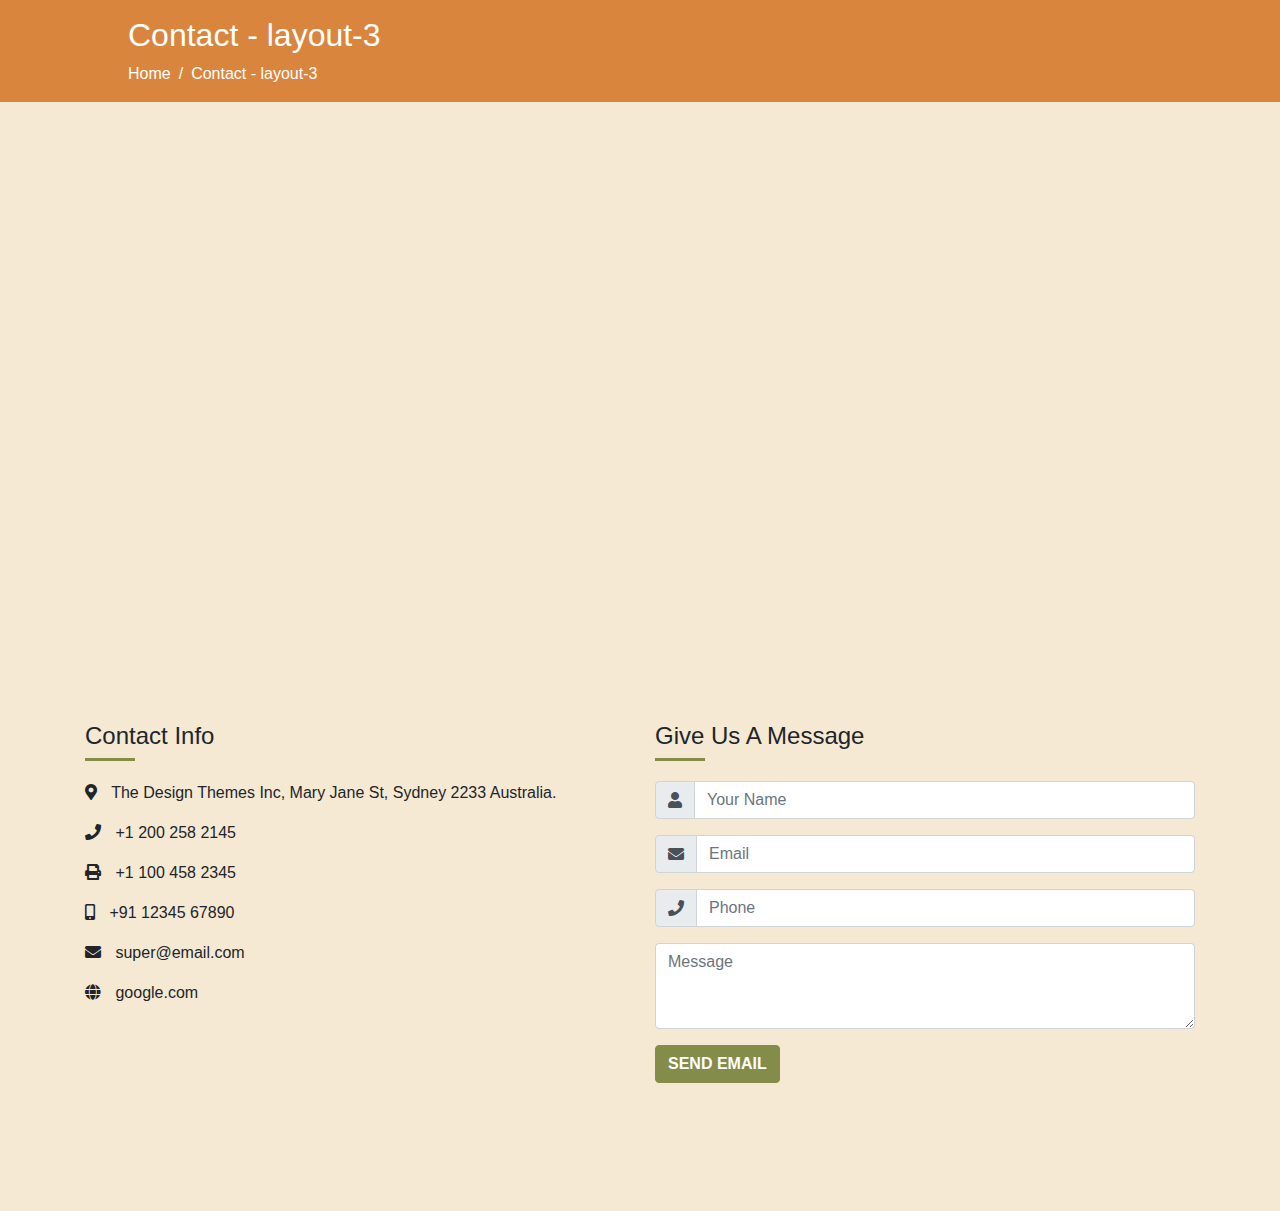
<file: contact.html>
<!DOCTYPE html>
<html lang="en">

<head>
    <meta charset="UTF-8">
    <meta name="viewport" content="width=device-width, initial-scale=1.0">
    <title>Contact Page</title>
    <link href="https://stackpath.bootstrapcdn.com/bootstrap/4.5.0/css/bootstrap.min.css" rel="stylesheet">
    <link rel="stylesheet" href="https://stackpath.bootstrapcdn.com/bootstrap/4.3.1/css/bootstrap.min.css">
    <link rel="stylesheet" href="https://stackpath.bootstrapcdn.com/bootstrap/4.5.2/css/bootstrap.min.css">
    <link rel="stylesheet" href="https://cdnjs.cloudflare.com/ajax/libs/font-awesome/5.15.1/css/all.min.css">
    <link rel="stylesheet" href="https://use.fontawesome.com/releases/v5.8.1/css/all.css">
    <link href="css/stylecontact.css" rel="stylesheet">

</head>

<body id="includedContent">
    <div class="background-color-custom">
        <nav aria-label="breadcrumb" class="breadcrumb-bar animated" style="padding: 1rem 8rem;">
            <div class="container-contact text-center text-md-left">
                <h2>Contact - layout-3</h2>
                <ol class="breadcrumb">
                    <li class="breadcrumb-item"><a href="/index.html">Home</a></li>
                    <li class="breadcrumb-item" aria-current="page">Contact - layout-3</li>
                </ol>
            </div>
        </nav>
        <div class="map-div animated">
            <iframe
                src="https://www.google.com/maps/embed?pb=!1m18!1m12!1m3!1d3928.7295951587416!2d105.77411597583321!3d10.039158072358017!2m3!1f0!2f0!3f0!3m2!1i1024!2i768!4f13.1!3m3!1m2!1s0x31a0881c0ee2fb81%3A0x1e6e7e8baa52057f!2zMTJDIMSQLiBUcuG6p24gSMawbmcgxJDhuqFvLCBBbiBDxrAsIE5pbmggS2nhu4F1LCBD4bqnbiBUaMahLCBWaeG7h3QgTmFt!5e0!3m2!1svi!2s!4v1711030938402!5m2!1svi!2s"
                width="600" height="450" style="border:0;" allowfullscreen="" loading="lazy"
                referrerpolicy="no-referrer-when-downgrade"></iframe>
        </div>
        <div class="container">
            <div class="row">
                <div class="col-md-6 contact-info animated">
                    <h3 class="header-title">Contact Info</h3>
                    <p><i class="fas fa-map-marker-alt" style="margin-right: 10px;"></i> The Design Themes Inc, Mary
                        Jane St, Sydney 2233 Australia.
                    </p>
                    <p><i class="fas fa-phone" style="margin-right: 10px;"></i> +1 200 258 2145</p>
                    <p><i class="fas fa-print" style="margin-right: 10px;"></i> +1 100 458 2345</p>
                    <p><i class="fas fa-mobile-alt" style="margin-right: 10px;"></i> +91 12345 67890</p>
                    <p><i class="fas fa-envelope" style="margin-right: 10px;"></i> super@email.com</p>
                    <p><i class="fas fa-globe" style="margin-right: 10px;"></i> google.com</p>
                </div>
                <div class="col-md-6 contact-info animated ">
                    <h3 class="header-title ">Give Us A Message</h3>
                    <form>
                        <div class="form-group animated">
                            <div class="input-group">
                                <div class="input-group-prepend">
                                    <span class="input-group-text"><i class="fas fa-user"></i></span>
                                </div>
                                <input type="text" class="form-control" placeholder="Your Name" required>
                            </div>
                        </div>
                        <div class="form-group">
                            <div class="input-group">
                                <div class="input-group-prepend">
                                    <span class="input-group-text"><i class="fas fa-envelope"></i></span>
                                </div>
                                <input type="email" class="form-control" placeholder="Email" required>
                            </div>
                        </div>
                        <div class="form-group">
                            <div class="input-group">
                                <div class="input-group-prepend">
                                    <span class="input-group-text"><i class="fas fa-phone"></i></span>
                                </div>
                                <input type="tel" class="form-control" placeholder="Phone">
                            </div>
                        </div>
                        <div class="form-group">
                            <textarea class="form-control" rows="3" placeholder="Message" required></textarea>
                        </div>
                        <button type="submit" class="btn btn-primary animated">SEND EMAIL</button>
                    </form>
                </div>
            </div>
        </div>
    </div>

    <script src="https://code.jquery.com/jquery-3.5.1.slim.min.js"></script>
    <script src="https://cdn.jsdelivr.net/npm/popper.js@1.11.9/dist/umd/popper.min.js"></script>
    <script src="https://stackpath.bootstrapcdn.com/bootstrap/4.5.0/js/bootstrap.min.js"></script>
    <script src="https://cdn.jsdelivr.net/npm/@popperjs/core@2.5.2/dist/umd/popper.min.js"></script>
    <script src="https://stackpath.bootstrapcdn.com/bootstrap/4.5.2/js/bootstrap.min.js"></script>

    <script src="js/contact.js"></script>
</body>

</html>
</file>
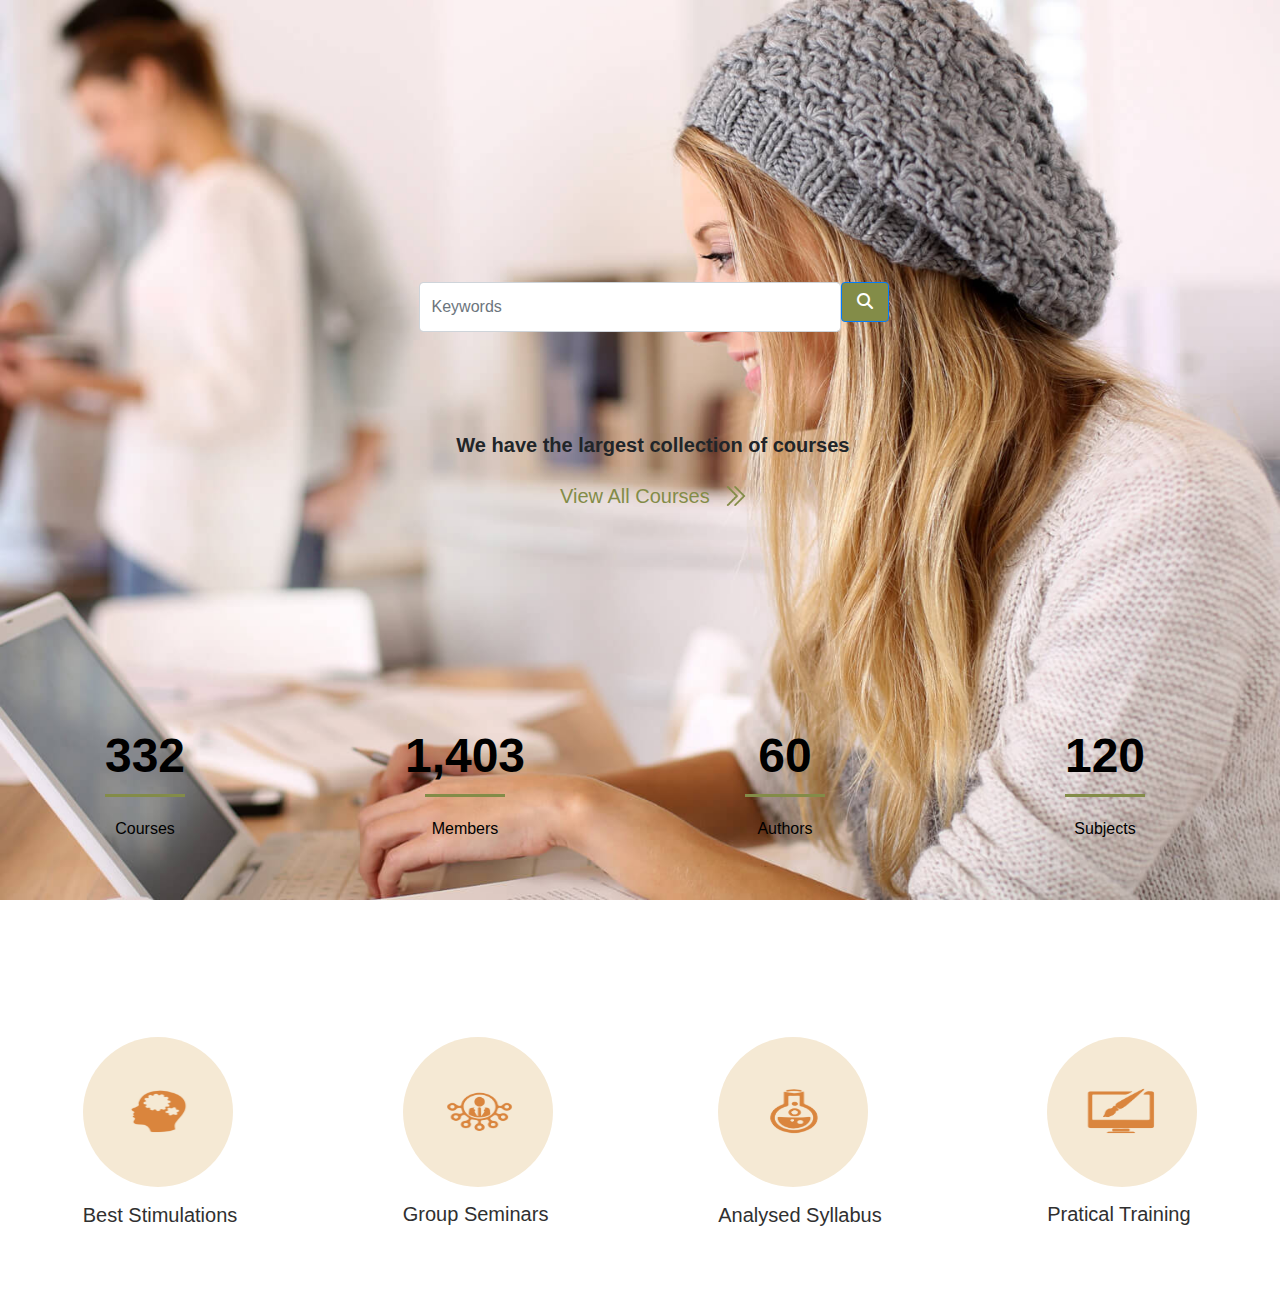
<file: intro.html>
<!DOCTYPE html>
<html lang="en">

<head>
  <meta charset="UTF-8" />
  <meta name="viewport" content="width=device-width, initial-scale=1.0" />
  <title>Document</title>
  <link rel="stylesheet" href="https://cdn.jsdelivr.net/npm/bootstrap@4.6.2/dist/css/bootstrap.min.css"
    integrity="sha384-xOolHFLEh07PJGoPkLv1IbcEPTNtaed2xpHsD9ESMhqIYd0nLMwNLD69Npy4HI+N" crossorigin="anonymous" />
  <link rel="stylesheet" href="https://stackpath.bootstrapcdn.com/bootstrap/4.5.2/css/bootstrap.min.css" />
  <link rel="stylesheet" href="https://cdnjs.cloudflare.com/ajax/libs/font-awesome/6.5.1/css/all.min.css" />

  <link rel="stylesheet" href="./css/style-intro.css" />
</head>

<body>
  <section class="introduction">
    <div class="container-intro">
      <div class="element elimated">
        <div class="search-input">
          <div class="search-form" data-mdb-input-init>
            <input type="text" placeholder="Keywords" class="form-control" />
            <button type="button" class="btn btn-primary search-btn1" data-mdb-ripple-init>
              <i class="fa fa-search"></i>
            </button>
          </div>
        </div>
        <div class="heading-title">
          <h4 class="h4-heading-title">
            We have the largest collection of courses
          </h4>
          <div class="viewallcourse">
            <a href="#" class="view-all-course-link">View All Courses</a>
            <div class="chevron-icon">
              <img class="chevron-icon-img" src="/img/icon/chevron.png" alt="" />
            </div>
          </div>
        </div>
      </div>
      <div class="counter-section">
        <div class="container-counter-section">
          <div class="row row-container">
            <div class="col-lg-3 col-sm-6 container-couter">
              <div class="counter">
                <h1 id="courses-count" class="count" data-count="332">332</h1>
                <div class="counter-line"></div>
                <p>Courses</p>
              </div>
            </div>
            <div class="col-lg-3 col-sm-6 container-couter">
              <div class="counter">
                <h1 id="members-count" class="count" data-count="1403">
                  1403
                </h1>
                <div class="counter-line"></div>
                <p>Members</p>
              </div>
            </div>
            <div class="col-lg-3 col-sm-6 container-couter">
              <div class="counter">
                <h1 id="authors-count" class="count">60</h1>
                <div class="counter-line"></div>
                <p>Authors</p>
              </div>
            </div>
            <div class="col-lg-3 col-sm-6 container-couter">
              <div class="counter">
                <h1 id="subjects-count" class="count" data-count="120">
                  120
                </h1>
                <div class="counter-line"></div>
                <p>Subjects</p>
              </div>
            </div>
          </div>
        </div>
      </div>
    </div>
    <div class="container-content">
      <div class="container-content-icon">
        <div class="content-icon-wrapper">
          <div class="content-icon">
            <img class="logo-icon" src="./img/icon/logo11.png" alt="" />
          </div>
        </div>
        <div class="content-title">
          <h5 class="content-title-h5">Best Stimulations</h5>
        </div>
      </div>
      <div class="content-container">
        <div class="content-icon-wrapper">
          <div class="content-icon">
            <img class="logo-icon" src="./img/icon/logo12.png" alt="" />
          </div>
        </div>
        <div class="content-title">
          <h5 class="content-title-h5">Group Seminars</h5>
        </div>
      </div>
      <div class="content-container">
        <div class="content-icon-wrapper">
          <div class="content-icon">
            <img class="logo-icon" src="./img/icon/logo13.png" alt="" />
          </div>
        </div>
        <div class="content-title">
          <h5 class="content-title-h5">Analysed Syllabus</h5>
        </div>
      </div>
      <div class="content-container">
        <div class="content-icon-wrapper">
          <div class="content-icon">
            <img class="logo-icon" src="./img/icon/logo14.png" alt="" />
          </div>
        </div>
        <div class="content-title">
          <h5 class="content-title-h5">Pratical Training</h5>
        </div>
      </div>
    </div>
  </section>
</body>
<script src="https://code.jquery.com/jquery-3.5.1.min.js"></script>
<script src="https://stackpath.bootstrapcdn.com/bootstrap/4.5.2/js/bootstrap.bundle.min.js"></script>
<script src="https://cdn.jsdelivr.net/npm/jquery@3.5.1/dist/jquery.slim.min.js"
  integrity="sha384-DfXdz2htPH0lsSSs5nCTpuj/zy4C+OGpamoFVy38MVBnE+IbbVYUew+OrCXaRkfj" crossorigin="anonymous"></script>
<script src="https://cdn.jsdelivr.net/npm/bootstrap@4.6.2/dist/js/bootstrap.bundle.min.js"
  integrity="sha384-Fy6S3B9q64WdZWQUiU+q4/2Lc9npb8tCaSX9FK7E8HnRr0Jz8D6OP9dO5Vg3Q9ct" crossorigin="anonymous"></script>
<script src="/js/intro.js"></script>

</html>
</file>
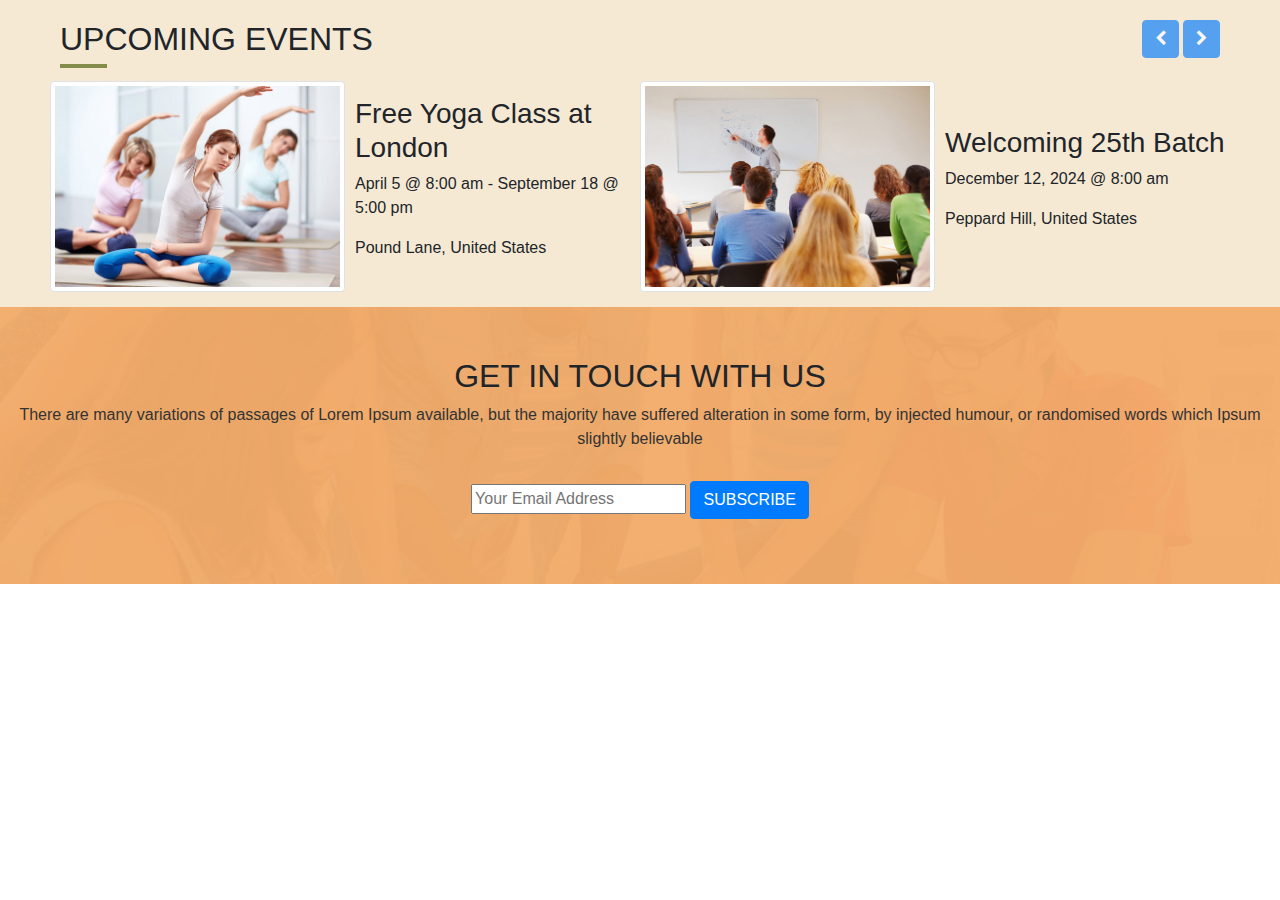
<file: upcoming.html>
<!DOCTYPE html>
<html lang="en">

<head>
    <meta charset="UTF-8">
    <meta name="viewport" content="width=device-width, initial-scale=1.0">
    <title>Feedback Form with map</title>
    <link rel="stylesheet" href="https://stackpath.bootstrapcdn.com/bootstrap/4.5.2/css/bootstrap.min.css">
    <link rel="stylesheet" href="/css/upcoming.css">
    <link href="https://stackpath.bootstrapcdn.com/bootstrap/4.3.1/css/bootstrap.min.css" rel="stylesheet">
    <link rel="stylesheet" href="https://cdnjs.cloudflare.com/ajax/libs/font-awesome/4.7.0/css/font-awesome.css"
        integrity="sha512-5A8nwdMOWrSz20fDsjczgUidUBR8liPYU+WymTZP1lmY9G6Oc7HlZv156XqnsgNUzTyMefFTcsFH/tnJE/+xBg=="
        crossorigin="anonymous" referrerpolicy="no-referrer" />
</head>

<body>
    <div >
        <div class="upcoming"style="padding: 15px 50px 15px 50px;">
            <div style="display: flex; justify-content: space-between; padding: 5px 10px 5px 10px ;">
                <h2>UPCOMING EVENTS</h2>
                <div class="btn-upcoming" >
                    <button id="prevButton" class="btn btn-primary" disabled>
                        <i class="fa fa-chevron-left"></i>
                    </button>
                    <button id="nextButton" class="btn btn-primary" disabled>
                        <i class="fa fa-chevron-right"></i>
                    </button>
                </div>
            </div>
            <div class="grid">
                <div style="display: flex; width: 100%;">
                    <div class="image-wrapper">
                        <img src="/img/upcoming/anh1.jpg" alt="Image 1" class="img-thumbnail">
                        <div class="image-description">
                            <h3>Free Yoga Class at London</h3>
                            <p>April 5 @ 8:00 am - September 18 @ 5:00 pm</p>
                            <p>Pound Lane, United States</p>
                        </div>
                    </div>
                </div>
                <div>
                    <div class="image-wrapper">
                        <img src="/img/upcoming/anh2.jpg" alt="Image 2" class="img-thumbnail">
                        <div class="image-description">
                            <h3>Welcoming 25th Batch</h3>
                            <p>December 12, 2024 @ 8:00 am </p>
                            <p>Peppard Hill, United States</p>
                        </div>
                    </div>
                </div>
            </div>
        </div>
 
    </div>
    <div class="get-in-touch">
        <h2>GET IN TOUCH WITH US</h2>
        <p>There are many variations of passages of Lorem Ipsum available, but the majority have suffered alteration in some form, by injected humour, or randomised words which Ipsum slightly believable</p>
        <form id="subscription-form">
            <input type="email" id="email" placeholder="Your Email Address" required>
            <button type="submit" class="btn btn-primary">SUBSCRIBE</button>
        </form>
    </div>

    <script src="https://code.jquery.com/jquery-3.5.1.slim.min.js"></script>
    <script src="https://cdn.jsdelivr.net/npm/@popperjs/core@2.9.2/dist/umd/popper.min.js"></script>
    <script src="https://stackpath.bootstrapcdn.com/bootstrap/4.5.2/js/bootstrap.min.js"></script>
    <script src="https://code.jquery.com/jquery-3.3.1.slim.min.js"></script>
    <script src="https://cdnjs.cloudflare.com/ajax/libs/popper.js/1.14.7/umd/popper.min.js"></script>
    <script src="https://stackpath.bootstrapcdn.com/bootstrap/4.3.1/js/bootstrap.min.js"></script>
    <script src="/js/upcoming.js"></script>

</body>

</html>
</file>
<file: css/stylecontact.css>
#map {
    height: 400px;
}

.background-color-custom {
    background-color: #F5E9D4;
}

.btn-primary {
    color: #fff;
    background-color: #838C48;
    border-color: #838C48;
    font-weight: 600;
}

.header-title {
    font-size: 24px;
    position: relative;
    padding-bottom: 10px;
    margin-bottom: 20px;
}

.header-title:after {
    content: '';
    display: block;
    margin-top: 10px;
    width: 50px;
    height: 3px;
    background-color: #838C48;
    position: absolute;
    left: 0;
    bottom: 0;
}

.contact-section {
    padding: 20px 0;
}

.contact-info {
    margin-top: 20px;
}

.breadcrumb-bar {
    background-color: #da853d;
    color: white;
    padding: 20px 0;
    margin-bottom: 0;
}

.breadcrumb {
    background-color: #da853d !important;
    padding: 0 !important;
    margin-bottom: 0 !important;
}

.breadcrumb-item a {
    color: white;
    text-decoration: none;
}

.breadcrumb-item::before {
    color: white !important;
}

.breadcrumb-item.active {
    color: white;
}

.map-div {
    width: 100%;
    height: 600px;
    display: flex;
    align-items: center;
    justify-content: center;
    flex-direction: column;
}

iframe {
    width: 80%;
    height: 500px;
}

@keyframes fadeInUp {
    from {
        transform: translateY(20px);
        opacity: 0;
    }

    to {
        transform: translateY(0);
        opacity: 1;
    }
}

.animated {
    animation-name: fadeInUp;
    animation-duration: 0.8s;
    animation-fill-mode: both;
    animation-timing-function: ease-in-out;
}


.breadcrumb-bar {
    animation-delay: 0.2s;
}

.map-div {
    animation-delay: 0.4s;
}

.contact-info {
    animation-delay: 0.6s;
}

.form-group {
    animation-delay: 0.8s;
}

.form-group:nth-child(1) {
    animation-delay: 0.8s;
}

.form-group:nth-child(2) {
    animation-delay: 1s;
}

.form-group:nth-child(3) {
    animation-delay: 1.2s;
}

.form-group:nth-child(4) {
    animation-delay: 1.4s;
}

.btn-primary {
    animation-delay: 1.6s;
}

@media (max-width: 576px) {
    .breadcrumb {
        justify-content: center;
        display: flex;
    }
}

.container {
    padding-bottom: 10%;
}

@media only screen and (max-width: 500px) {
    .breadcrumb {
        padding: 0.5rem 0 !important;
    }

    .breadcrumb-bar {
        padding: 1rem 0 !important;

    }
}
</file>
<file: css/style-intro.css>
.introduction {
  background-image: url("../img/fullscreen-slider.jpg");
  background-position: center center;
  background-repeat: no-repeat;
  background-size: cover;
  width: 100%;
  height: 900px;
}

.row-container {
  width: 100%;
}

.container-intro {}

.element {
  display: flex;
  flex: wrap;
  justify-content: center;
  padding: 14px 12px;
  padding-top: 22%;
  width: 80%;
  padding-left: 20%;
}

.search-form {
  display: flex;
  position: absolute;
  width: 470px;
}

@media only screen and (max-width: 768px) {
  .search-form {
    width: 370px;
  }
}

@media only screen and (max-width: 500px) {
  .search-form {
    width: 250px;
  }
}

@media only screen and (max-width: 300px) {
  .search-form {
    width: 180px;
  }
}

.form-control {
  width: 468px;
  height: 50px;
}

.search-btn1 {
  height: 40px !important;
  width: 50px !important;
  background-color: #838c48 !important;
}

.search-btn1:hover {
  background-color: #1d1e19;
}

.heading-title {
  text-align: center;
  align-items: center;
  position: relative;
  padding-top: 8%;
  padding-left: 5%;
}

.h4-heading-title {
  font-weight: 600;
  font-family: "Open Sans", sans-serif;
  line-height: 1.2;
  font-size: 20px;
}

.viewallcourse {
  display: flex;
  justify-content: center;
  padding-top: 4%;
  text-decoration: none;
}

.viewallcourse a {
  color: #838c48;
  font-size: 20px;
  font-weight: 400;
  font-family: "Open Sans", sans-serif;
}

.viewallcourse:hover {
  color: #1d1e19;
}

.chevron-icon {
  width: 30px;
  height: 30px;
}

.chevron-icon-img {
  width: 20px;
  height: 20px;
  margin-bottom: 5px;
}

.counter-section {
  padding: 50px 0;
}

.counter {
  text-align: center;
  padding: 20px;
  color: #000000;
}

.counter h1 {
  font-size: 48px;
  margin-bottom: 0;
  font-weight: bold;
}

.counter p {
  margin-top: 0;
}

.counter-line {
  height: 3px;
  width: 80px;
  background-color: #838c48;
  margin: 10px auto 20px;
}

@media (max-width: 768px) {

  /* Adjust for larger screens */

  .row-container {
    width: auto;
  }

  .form-control {
    width: 80%;
  }
}

.search-btn {
  height: 50px;
  width: 50px;
  background-color: #838c48;
}

.search-btn:hover {
  background-color: #1d1e19;
}

.heading-title {
  text-align: center;
  margin-bottom: 2rem;
  /* Add spacing for smaller screens */
}

.h4-heading-title {
  font-weight: 600;
  font-family: "Open Sans", sans-serif;
  line-height: 1.2;
  font-size: 20px;
}

.viewallcourse {
  display: flex;
  justify-content: center;
  align-items: center;
  /* Vertically align elements */
}

.viewallcourse a {
  color: #838c48;
  font-size: 20px;
  font-weight: 400;
  font-family: "Open Sans", sans-serif;
}

.chevron-icon {
  margin-left: 1rem;
  /* Add spacing between link and icon */
  width: 20px;
  height: 20px;
}

.counter-section {
  padding-bottom: 50px;
}

.container-content {
  display: flex;
  justify-content: space-around;
  padding: 60px 0;
}

.logo-icon {
  width: 80px;
  height: 50px;
  justify-content: center;
  display: flex;
}

.logo-icon:hover {
  transform: scale(0.8);
  transition: 0.3s ease-in-out;
}

.content-icon-wrapper {
  width: 150px;
  height: 150px;
  background-color: #f5e9d4;
  border-radius: 50%;
  display: flex;
  justify-content: center;
  align-items: center;
}

.content-icon {
  display: flex;
  justify-content: center;
  align-items: center;
  width: 100%;
}

.content-title {
  padding-top: 10%;
  font-weight: 500;
  color: #303030;
}

@media (min-width: 992px) {
  .heading-title {
    text-align: center;
    padding-top: 20%;
  }

  .counter-section {
    margin-top: 50px;
    padding: 100px 0;
  }
}

@media (min-width: 1300px) {
  .heading-title {
    text-align: center;
    padding-top: 10%;
  }
}

@media (max-width: 991px) {
  .heading-title {
    text-align: center;
    padding-top: 30%;
  }
}

@media (max-width: 576px) {
  .heading-title {
    text-align: center;
    padding-top: 40%;
  }

  .content-icon-wrapper {
    width: 70px;
    height: 70px;
    background-color: #f5e9d4;
    border-radius: 50%;
    display: flex;
    justify-content: center;
    align-items: center;
  }

  .logo-icon {
    width: 40px;
    height: 40px;
    justify-content: center;
    display: flex;
  }

  .content-title-h5 {
    padding-top: 10%;
    font-weight: 300;
    color: #303030;
    font-size: 20px;
  }

  .container-couter {
    width: 50%;
  }
}

@media (max-width: 766px) {
  .container-content {
    display: grid;
    grid-template-columns: repeat(2, 1fr);
    justify-content: space-between;
    padding-left: 20%;
    padding-top: 20%;
  }

  .content-title .h5 {
    padding-top: 10%;
    font-weight: 500;
    color: #303030;
    font-size: 15px;
  }

  .content-icon-wrapper {
    width: 150px;
    height: 150px;
    background-color: #f5e9d4;
    border-radius: 50%;
    display: flex;
    justify-content: center;
    align-items: center;
  }
}

@media (max-width: 325px) {
  .container-content {
    display: grid;
    grid-template-columns: repeat(2, 1fr);
    justify-content: space-between;
    padding-left: 10%;
  }

  .content-title .h5 {
    padding-top: 10%;
    font-weight: 500;
    color: #303030;
    font-size: 10px;
  }

  .content-title .h5 {
    padding-top: 10%;
    font-weight: 600;
    color: #303030;
    font-size: 20px;
  }

  .content-icon-wrapper {
    width: 70px;
    height: 70px;
    background-color: #f5e9d4;
    border-radius: 50%;
    display: flex;
    justify-content: center;
    align-items: center;
  }
}

@media (max-width: 500px) {
  .content-icon-wrapper {
    width: 100px;
    height: 100px;
  }

  .container-content {
    padding-top: 80%;
  }

  .counter-section {
    width: 70%;
  }
}

@media (max-width: 499px) {
  .content-icon-wrapper {
    width: 110px;
    height: 110px;
  }

  .container-content {
    padding-top: 50%;
  }

  .counter-section {
    width: 90%;
  }

  .counter-section {}
}
</file>
<file: css/upcoming.css>
.image-container {
    display: flex;
}

.image-wrapper {
    display: flex;
    align-items: center; 
    margin-right: 40px; 
	width: 100%;
}

.image-wrapper:last-child {
    margin-right: 0; 
}

.image-wrapper img {
    width: 50%;
    height: auto;
    margin-right: 10px; 
}
.get-in-touch {
    background-color: #e59f59;
    text-align: center;
    padding: 50px 0;
}
.upcoming h2 {
    position: relative; 
    padding-bottom: 10px; 
}

.upcoming h2:after {
    content: ""; 
    position: absolute; 
    left: 0; 
    right: 0; 
    bottom: 0; 
    height: 4px; 
    background-color: #838c48; 
    width: 15%; 
}
.get-in-touch p {
    color: #333;
    margin-bottom: 30px;
}

#subscription-form input {
    margin-bottom: 20px;
    max-width: 300px;
}
.button-container {
    position: absolute;
    top: 1px;
    right: 400px;
}
.upcoming{
    background: #F5E9D4;
}
.btn-primary {
    background-color: #008cba;
    border: none;
}
.image-description {
    flex: 1; 
}
.grid{
    display: grid; 
    grid-template-columns: repeat(2 , 1fr);
}


.get-in-touch::before {
    content: ""; 
    position: absolute; 
    top: 0;
    left: 0;
    width: 100%;
    height: 100%;
    background-image: url('/img/upcoming/anhnen.png'); 
    background-size: cover; 
    background-repeat: no-repeat; 
    background-position: center center; 
    opacity: 1; 
    z-index: -1; 
}

.get-in-touch {
    background-color: rgba(235, 122, 17, 0.6); 
    text-align: center; 
}
.get-in-touch {
    position: relative; 
    padding: 50px 0; /* Điều chỉnh lề cho phần "GET IN TOUCH WITH US" */
}

@media (max-width: 768px) {
   
	.image-wrapper {
        display: flex;
        flex-wrap: wrap;
        
    }

    .btn-upcoming {
        position: static;
        margin-top: 60px;
		display: flex;
		justify-content: center;
		
    }
    .upcoming {
        position: relative; 
        padding-bottom: 10px; 
    }
    
    .upcoming h2:after {
        content: ""; 
        position: absolute; 
        left: 0; 
        right: 0; 
        bottom: 10px; 
        height: 4px; 
        background-color: #838c48; 
        width: 15%; 
    }
	.btn-upcoming .btn {
		margin: 0 5px; 
        text-align: center;
        
	}
	.grid{
        display: grid; 
        grid-template-columns: repeat(1, 1fr);
    }
    .image-wrapper img {
        width: 100%; 
        height: auto;
        margin: 0 auto; 
        display: block; 
    }

}
@keyframes fadeInUpFromLeft {
    0% {
        opacity: 0;
        transform: translate(-100%, 100%);
    }
    100% {
        opacity: 1;
        transform: translate(0, 0);
    }
}
/* body * {
    animation: fadeInUpFromLeft 1s ease-out forwards;
}
.image-wrapper, .upcoming h2, .get-in-touch h2 {
    animation: fadeInUpFromLeft 1s ease-out forwards;
} */
</file>
